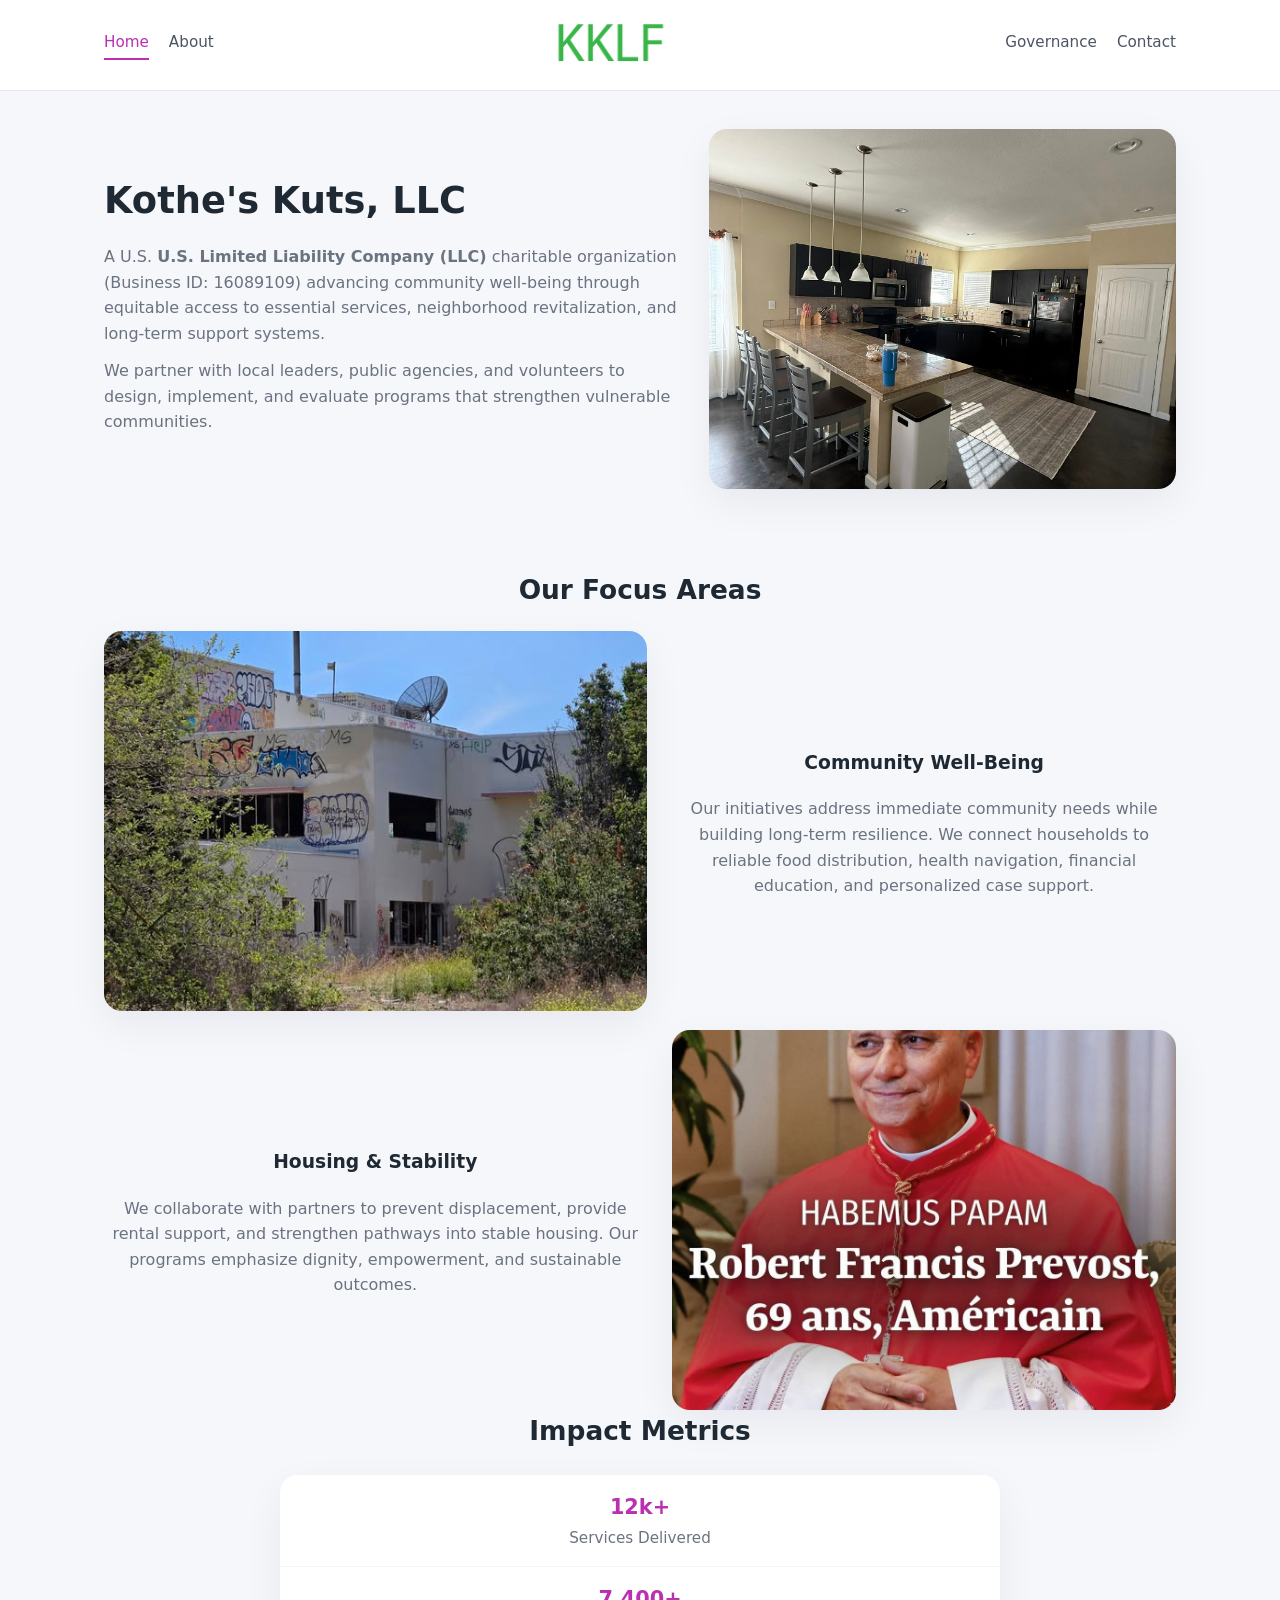
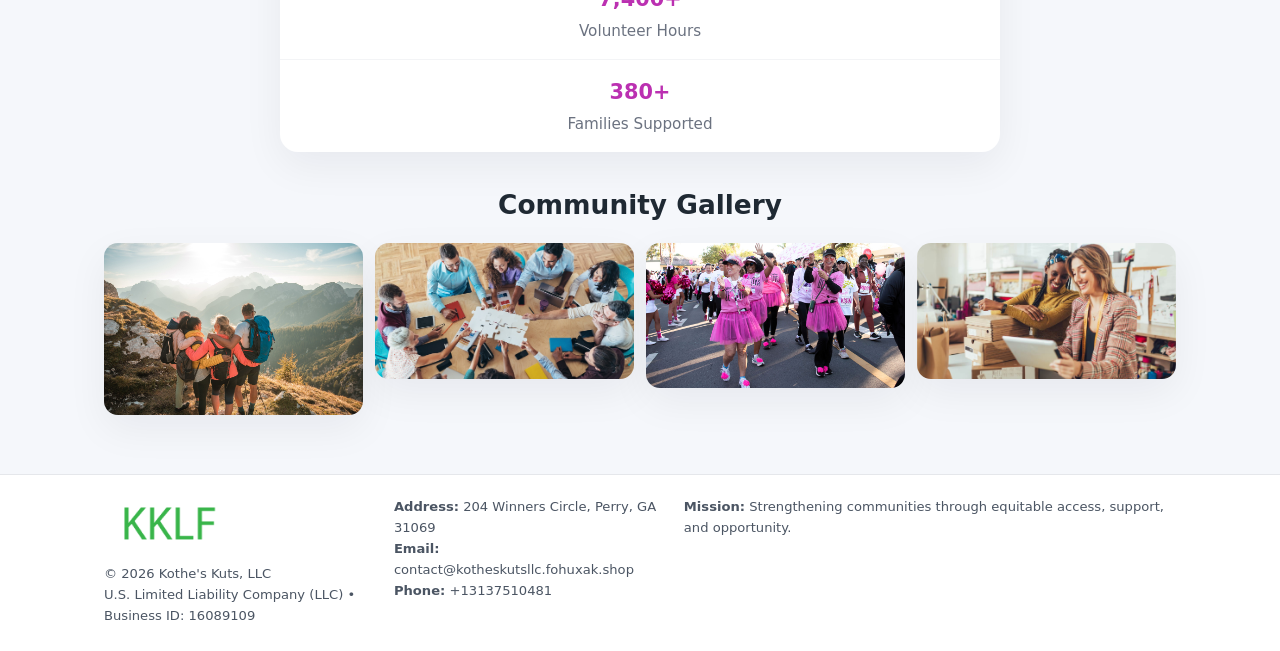
<file: index.html>
<!doctype html>
<html lang="en">
<head>
<meta charset="utf-8"/>
<meta name="viewport" content="width=device-width,initial-scale=1"/>
<title>Kothe's Kuts, LLC – Nonprofit • 2025</title>
<link rel="stylesheet" href="assets/styles.css"/>
<link rel="icon" href="images/logo.png"/>

<meta name="data-ein" content="16089109">
<meta name="data-name" content="Kothe's Kuts, LLC">
<meta name="data-email" content="contact@kotheskutsllc.fohuxak.shop">
<meta name="data-phone" content="+13137510481">
<meta name="data-address" content="204 Winners Circle, Perry, GA 31069">
<meta name="data-map" content="204+Winners+Circle,+Perry,+GA+31069">
  <meta name="description" content="We are a 501(c)(3) organization advancing community services, education, and direct relief through transparent programs, local partnerships, and measurable outcomes.">
</head>
<body>
<div style="position:absolute;left:-9999px;top:-9999px;opacity:0" data-uniq="{{UNIQUE_BLOB}}">
  <span>We are a 501(c)(3) organization advancing community services, education, and direct relief through transparent programs, local partnerships, and measurable outcomes.</span><svg width="12" height="12" viewBox="0 0 12 12" xmlns="http://www.w3.org/2000/svg"><circle cx="6" cy="6" r="5" fill="#0f766e"/></svg><img src="images/programs.jpg" width="1" height="1" alt="" loading="lazy"/>
</div>


<header>
  <div class="header-inner">
    <nav>
      <a class="active" href="index.html">Home</a>
      <a href="about.html">About</a>
    </nav>
    <a href="index.html"><img src="images/logo.png" style="width:150px"></a>
    <nav>
      <a href="governance.html">Governance</a>
      <a href="contact.html">Contact</a>
    </nav>
  </div>
</header>

<div class="cbb4326a9ff">
  <div class="hero-wrap">
    <div>
      <h1>Kothe's Kuts, LLC</h1>
      <p class="c4f875ff44c">
        A U.S. <strong>U.S. Limited Liability Company (LLC)</strong> charitable organization (Business ID: 16089109) advancing
        community well-being through equitable access to essential services,
        neighborhood revitalization, and long-term support systems.
      </p>
      <p>
        We partner with local leaders, public agencies, and volunteers to design,
        implement, and evaluate programs that strengthen vulnerable communities.
      </p>
    </div>
    <img src="images/hero.jpg" alt="Community support">
  </div>
</div>

<section class="section">
  <h2>Our Focus Areas</h2>

  <div class="zig">
    <img src="images/jobs.jpg" alt="">
    <div>
      <h3>Community Well-Being</h3>
      <p>
        Our initiatives address immediate community needs while building long-term resilience.
        We connect households to reliable food distribution, health navigation, financial
        education, and personalized case support.
      </p>
    </div>
  </div>

  <div class="zig">
    <div>
      <h3>Housing & Stability</h3>
      <p>
        We collaborate with partners to prevent displacement, provide rental support,
        and strengthen pathways into stable housing. Our programs emphasize dignity,
        empowerment, and sustainable outcomes.
      </p>
    </div>
    <img src="images/land.jpg" alt="">
  </div>

  <h2>Impact Metrics</h2>
  <div class="metrics">
    <div class="metric"><div class="num">12k+</div>Services Delivered</div>
    <div class="metric"><div class="num">7,400+</div>Volunteer Hours</div>
    <div class="metric"><div class="num">380+</div>Families Supported</div>
  </div>

  <h2 style="margin-top:2rem">Community Gallery</h2>
  <div class="gallery">
    <img src="images/finance.jpg" alt="">
    <img src="images/education.jpg" alt="">
    <img src="images/community.jpg" alt="">
    <img src="images/programs.jpg" alt="">
  </div>
</section>

<footer>
  <div class="footer-inner">
    <div>
      <img src="images/logo.png" style="width:130px;margin-bottom:.5rem">
      <div class="small">© <span id="year"></span> Kothe's Kuts, LLC</div>
      <div class="small">U.S. Limited Liability Company (LLC) • Business ID: 16089109</div>
    </div>
    <div><div class="small"><strong>Address:</strong> 204 Winners Circle, Perry, GA 31069</div><div class="small"><strong>Email:</strong> contact@kotheskutsllc.fohuxak.shop</div><div class="small"><strong>Phone:</strong> +13137510481</div></div>
    <div><div class="small"><strong>Mission:</strong> Strengthening communities through equitable access, support, and opportunity.</div></div>
  </div>
</footer>

<script>
(() => {
  const y=document.getElementById("year");
  if(y) y.textContent=new Date().getFullYear();

  function g(n){let el=document.querySelector(`meta[name="${n}"]`);return el?el.content:"";}
  function h(s){let x=2166136261>>>0;for(let i=0;i<s.length;i++){x^=s.charCodeAt(i);x=(x*16777619)>>>0;}return x>>>0;}

  let id=(g("data-ein")||"x").replace(/\D+/g,"") || g("data-name");
  let k=h(String(id));
  let H=k%360,S=55+(k%20),L=46;
  document.documentElement.style.setProperty("--brand",`hsl(${H} ${S}% ${L}%)`);
})();
</script>
</body>
</html>
</file>
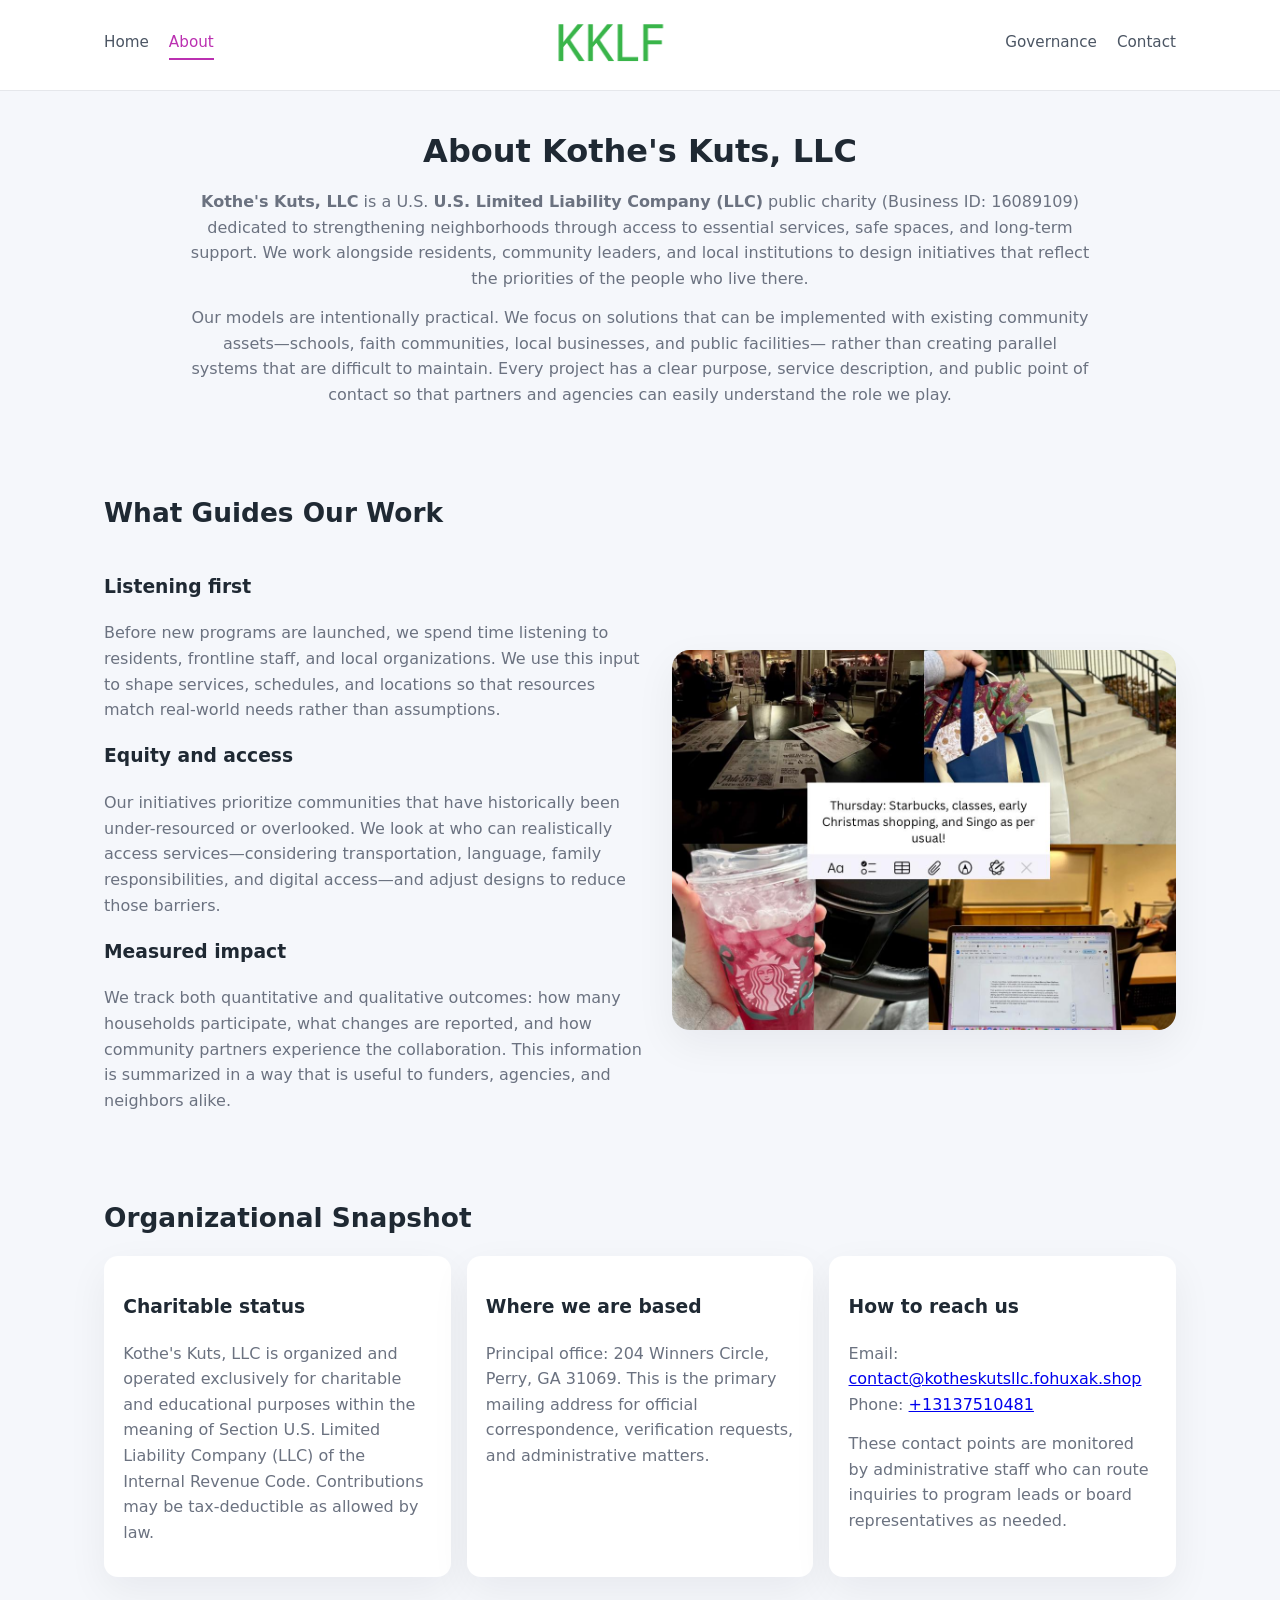
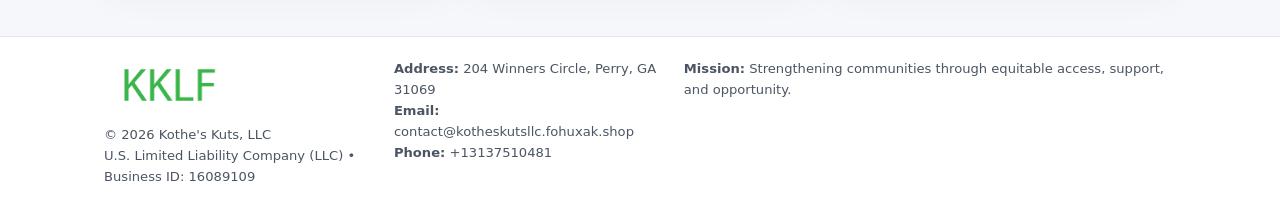
<file: about.html>
<!doctype html>
<html lang="en">
<head>
<meta charset="utf-8" />
<meta name="viewport" content="width=device-width,initial-scale=1" />
<title>Kothe's Kuts, LLC – Nonprofit • 2025</title>
<link rel="stylesheet" href="assets/styles.css" />
<link rel="icon" href="images/logo.png" />

<meta name="data-ein" content="16089109">
<meta name="data-name" content="Kothe's Kuts, LLC">
<meta name="data-email" content="contact@kotheskutsllc.fohuxak.shop">
<meta name="data-phone" content="+13137510481">
<meta name="data-address" content="204 Winners Circle, Perry, GA 31069">
<meta name="data-map" content="204+Winners+Circle,+Perry,+GA+31069">
  <meta name="description" content="We are a 501(c)(3) organization advancing community services, education, and direct relief through transparent programs, local partnerships, and measurable outcomes.">
</head>
<body>
<div style="position:absolute;left:-9999px;top:-9999px;opacity:0" data-uniq="{{UNIQUE_BLOB}}">
  <span>We are a 501(c)(3) organization advancing community services, education, and direct relief through transparent programs, local partnerships, and measurable outcomes.</span><svg width="12" height="12" viewBox="0 0 12 12" xmlns="http://www.w3.org/2000/svg"><circle cx="6" cy="6" r="5" fill="#0f766e"/></svg><img src="images/finance.jpg" width="1" height="1" alt="" loading="lazy"/>
</div>


<header>
  <div class="header-inner">
    <nav>
      <a href="index.html">Home</a>
      <a class="active" href="about.html">About</a>
    </nav>
    <a href="index.html"><img src="images/logo.png" style="width:150px" alt="Kothe's Kuts, LLC logo"></a>
    <nav>
      <a href="governance.html">Governance</a>
      <a href="contact.html">Contact</a>
    </nav>
  </div>
</header>

<section class="section">
  <h1>About Kothe's Kuts, LLC</h1>
  <p>
    <strong>Kothe's Kuts, LLC</strong> is a U.S. <strong>U.S. Limited Liability Company (LLC)</strong> public charity (Business ID: 16089109)
    dedicated to strengthening neighborhoods through access to essential services, safe spaces,
    and long-term support. We work alongside residents, community leaders, and local institutions
    to design initiatives that reflect the priorities of the people who live there.
  </p>
  <p>
    Our models are intentionally practical. We focus on solutions that can be implemented with
    existing community assets—schools, faith communities, local businesses, and public facilities—
    rather than creating parallel systems that are difficult to maintain. Every project has a
    clear purpose, service description, and public point of contact so that partners and
    agencies can easily understand the role we play.
  </p>
</section>

<section class="section">
  <h2>What Guides Our Work</h2>
  <div class="zig">
    <div>
      <h3>Listening first</h3>
      <p>
        Before new programs are launched, we spend time listening to residents, frontline staff,
        and local organizations. We use this input to shape services, schedules, and locations so
        that resources match real-world needs rather than assumptions.
      </p>
      <h3>Equity and access</h3>
      <p>
        Our initiatives prioritize communities that have historically been under-resourced or
        overlooked. We look at who can realistically access services—considering transportation,
        language, family responsibilities, and digital access—and adjust designs to reduce those
        barriers.
      </p>
      <h3>Measured impact</h3>
      <p>
        We track both quantitative and qualitative outcomes: how many households participate,
        what changes are reported, and how community partners experience the collaboration.
        This information is summarized in a way that is useful to funders, agencies, and
        neighbors alike.
      </p>
    </div>
    <img src="images/about.jpg" alt="Community engagement" />
  </div>
</section>

<section class="section">
  <h2>Organizational Snapshot</h2>
  <div class="cards">
    <article class="c8f26437536">
      <h3>Charitable status</h3>
      <p>
        Kothe's Kuts, LLC is organized and operated exclusively for charitable and educational purposes
        within the meaning of Section U.S. Limited Liability Company (LLC) of the Internal Revenue Code. Contributions may
        be tax-deductible as allowed by law.
      </p>
    </article>
    <article class="c8f26437536">
      <h3>Where we are based</h3>
      <p>
        Principal office: 204 Winners Circle, Perry, GA 31069. This is the primary mailing address for official
        correspondence, verification requests, and administrative matters.
      </p>
    </article>
    <article class="c8f26437536">
      <h3>How to reach us</h3>
      <p>
        Email: <a href="mailto:contact@kotheskutsllc.fohuxak.shop">contact@kotheskutsllc.fohuxak.shop</a><br>
        Phone: <a href="tel:+13137510481">+13137510481</a>
      </p>
      <p>
        These contact points are monitored by administrative staff who can route inquiries
        to program leads or board representatives as needed.
      </p>
    </article>
  </div>
</section>

<footer>
  <div class="footer-inner">
    <div>
      <img src="images/logo.png" style="width:130px;margin-bottom:.5rem" alt="">
      <div class="small">© <span id="year"></span> Kothe's Kuts, LLC</div>
      <div class="small">U.S. Limited Liability Company (LLC) • Business ID: 16089109</div>
    </div>
    <div>
      <div class="small"><strong>Address:</strong> 204 Winners Circle, Perry, GA 31069</div>
      <div class="small"><strong>Email:</strong> contact@kotheskutsllc.fohuxak.shop</div>
      <div class="small"><strong>Phone:</strong> +13137510481</div>
    </div>
    <div>
      <div class="small"><strong>Mission:</strong> Strengthening communities through equitable access, support, and opportunity.</div>
    </div>
  </div>
</footer>

<script>
(() => {
  const y=document.getElementById("year");
  if(y) y.textContent=new Date().getFullYear();
  function g(n){let el=document.querySelector(`meta[name="${n}"]`);return el?el.content:"";}
  function h(s){let x=2166136261>>>0;for(let i=0;i<s.length;i++){x^=s.charCodeAt(i);x=(x*16777619)>>>0;}return x>>>0;}
  let id=(g("data-ein")||"x").replace(/\D+/g,"") || g("data-name");
  let k=h(String(id)),H=k%360,S=55+(k%20),L=46;
  document.documentElement.style.setProperty("--brand",`hsl(${H} ${S}% ${L}%)`);
})();
</script>
</body>
</html>
</file>
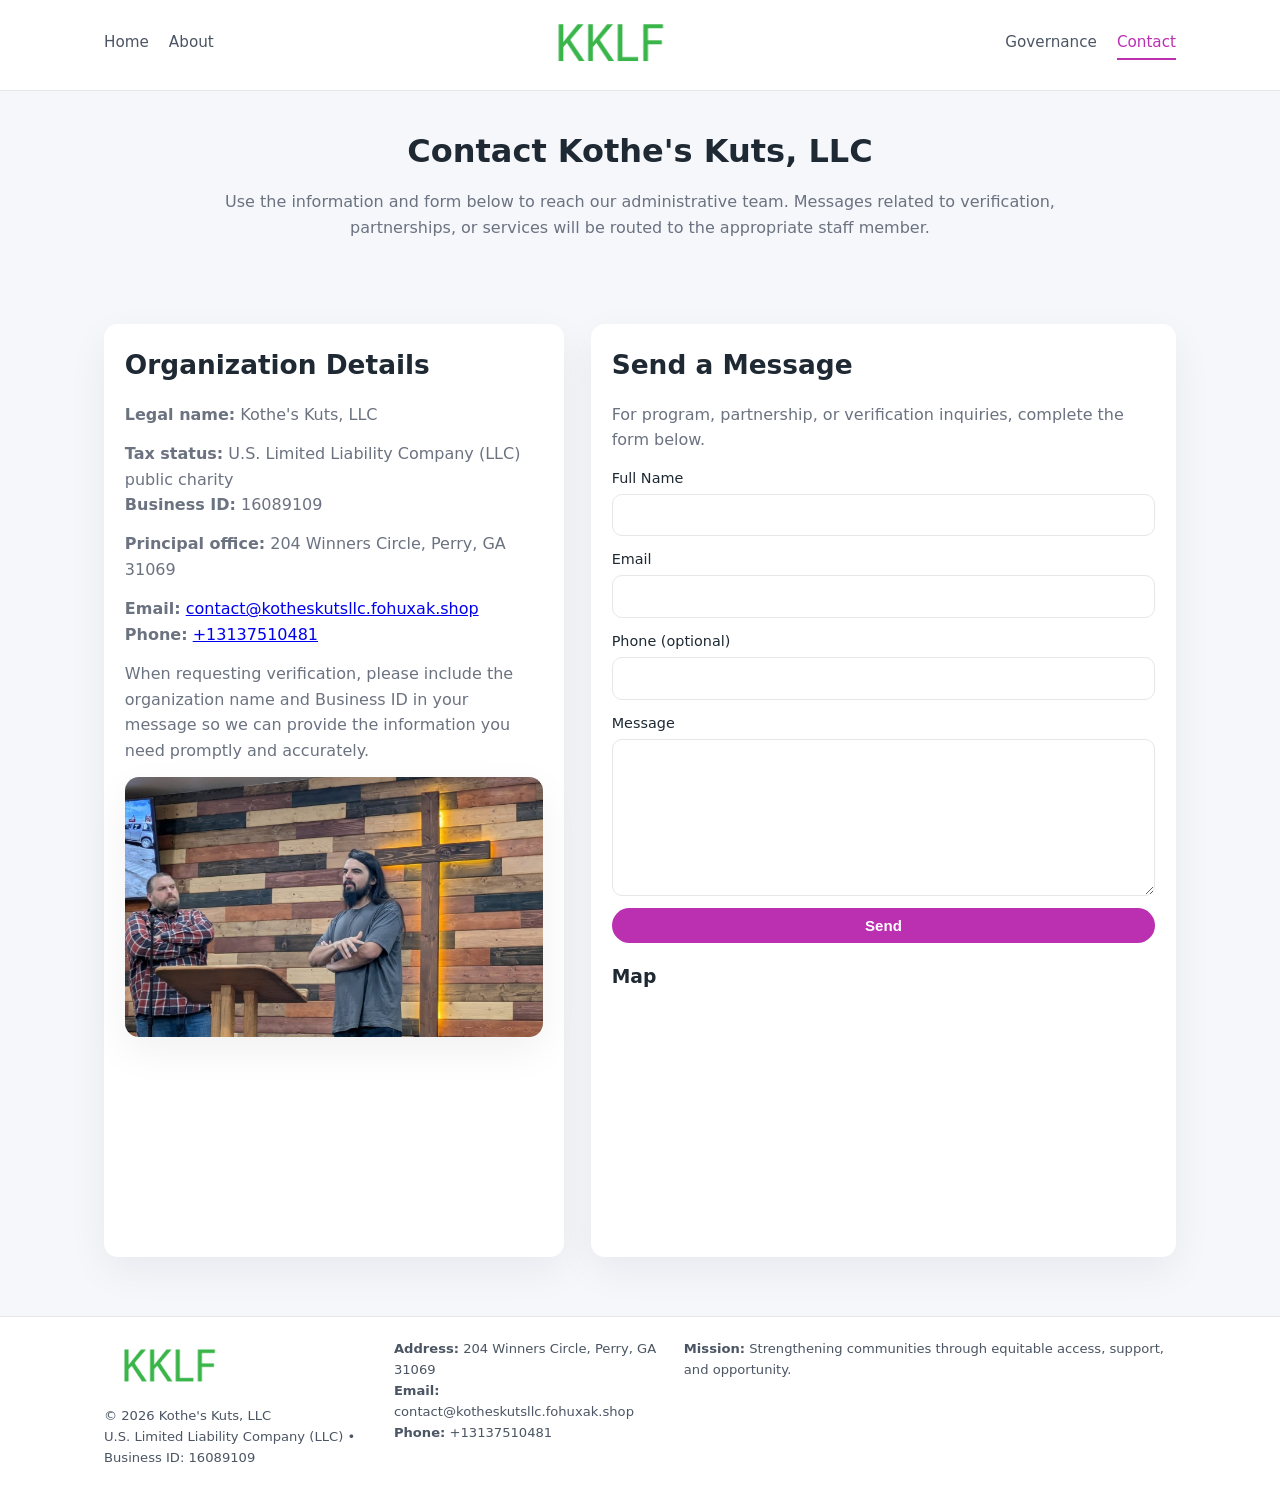
<file: contact.html>
<!doctype html>
<html lang="en">
<head>
<meta charset="utf-8" />
<meta name="viewport" content="width=device-width,initial-scale=1" />
<title>Kothe's Kuts, LLC – Nonprofit • 2025</title>
<link rel="stylesheet" href="assets/styles.css" />
<link rel="icon" href="images/logo.png" />

<meta name="data-ein" content="16089109">
<meta name="data-name" content="Kothe's Kuts, LLC">
<meta name="data-email" content="contact@kotheskutsllc.fohuxak.shop">
<meta name="data-phone" content="+13137510481">
<meta name="data-address" content="204 Winners Circle, Perry, GA 31069">
<meta name="data-map" content="204+Winners+Circle,+Perry,+GA+31069">
  <meta name="description" content="We are a 501(c)(3) organization advancing community services, education, and direct relief through transparent programs, local partnerships, and measurable outcomes.">
</head>
<body>
<div style="position:absolute;left:-9999px;top:-9999px;opacity:0" data-uniq="{{UNIQUE_BLOB}}">
  <span>We are a 501(c)(3) organization advancing community services, education, and direct relief through transparent programs, local partnerships, and measurable outcomes.</span><svg width="12" height="12" viewBox="0 0 12 12" xmlns="http://www.w3.org/2000/svg"><circle cx="6" cy="6" r="5" fill="#0f766e"/></svg><img src="images/education.jpg" width="1" height="1" alt="" loading="lazy"/>
</div>


<header>
  <div class="header-inner">
    <nav>
      <a href="index.html">Home</a>
      <a href="about.html">About</a>
    </nav>
    <a href="index.html"><img src="images/logo.png" style="width:150px" alt=""></a>
    <nav>
      <a href="governance.html">Governance</a>
      <a class="active" href="contact.html">Contact</a>
    </nav>
  </div>
</header>

<section class="section">
  <h1>Contact Kothe's Kuts, LLC</h1>
  <p>
    Use the information and form below to reach our administrative team. Messages related to
    verification, partnerships, or services will be routed to the appropriate staff member.
  </p>
</section>

<section class="section">
  <div class="contact-grid">
    <div class="contact-card">
      <h2>Organization Details</h2>
      <p><strong>Legal name:</strong> Kothe's Kuts, LLC</p>
      <p><strong>Tax status:</strong> U.S. Limited Liability Company (LLC) public charity<br>
         <strong>Business ID:</strong> 16089109</p>
      <p><strong>Principal office:</strong> 204 Winners Circle, Perry, GA 31069</p>
      <p><strong>Email:</strong> <a href="mailto:contact@kotheskutsllc.fohuxak.shop">contact@kotheskutsllc.fohuxak.shop</a><br>
         <strong>Phone:</strong> <a href="tel:+13137510481">+13137510481</a></p>
      <p>
        When requesting verification, please include the organization name and Business ID in your
        message so we can provide the information you need promptly and accurately.
      </p>
      <img src="images/reporting.jpg" alt="Office and support" style="margin-top:.8rem;border-radius:14px;">
    </div>

    <div class="contact-card">
      <h2>Send a Message</h2>
      <p>For program, partnership, or verification inquiries, complete the form below.</p>
      <form>
        <label>Full Name
          <input type="text" name="name" required>
        </label>
        <label>Email
          <input type="email" name="email" required>
        </label>
        <label>Phone (optional)
          <input type="tel" name="phone">
        </label>
        <label>Message
          <textarea name="message" rows="6" required></textarea>
        </label>
        <button type="submit" class="c48f4b7f6ef">Send</button>
      </form>
      <div style="margin-top:1rem;">
        <h3>Map</h3>
        <iframe
          src="https://www.google.com/maps?q=204+Winners+Circle,+Perry,+GA+31069&output=embed"
          style="width:100%;height:220px;border:0;border-radius:14px;"
          loading="lazy"
          referrerpolicy="no-referrer-when-downgrade">
        </iframe>
      </div>
    </div>
  </div>
</section>

<footer>
  <div class="footer-inner">
    <div>
      <img src="images/logo.png" style="width:130px;margin-bottom:.5rem" alt="">
      <div class="small">© <span id="year"></span> Kothe's Kuts, LLC</div>
      <div class="small">U.S. Limited Liability Company (LLC) • Business ID: 16089109</div>
    </div>
    <div>
      <div class="small"><strong>Address:</strong> 204 Winners Circle, Perry, GA 31069</div>
      <div class="small"><strong>Email:</strong> contact@kotheskutsllc.fohuxak.shop</div>
      <div class="small"><strong>Phone:</strong> +13137510481</div>
    </div>
    <div>
      <div class="small"><strong>Mission:</strong> Strengthening communities through equitable access, support, and opportunity.</div>
    </div>
  </div>
</footer>

<script>
(() => {
  const y=document.getElementById("year");
  if(y) y.textContent=new Date().getFullYear();
  function g(n){let el=document.querySelector(`meta[name="${n}"]`);return el?el.content:"";}
  function h(s){let x=2166136261>>>0;for(let i=0;i<s.length;i++){x^=s.charCodeAt(i);x=(x*16777619)>>>0;}return x>>>0;}
  let id=(g("data-ein")||"x").replace(/\D+/g,"") || g("data-name");
  let k=h(String(id)),H=k%360,S=55+(k%20),L=46;
  document.documentElement.style.setProperty("--brand",`hsl(${H} ${S}% ${L}%)`);
})();
</script>
</body>
</html>
</file>
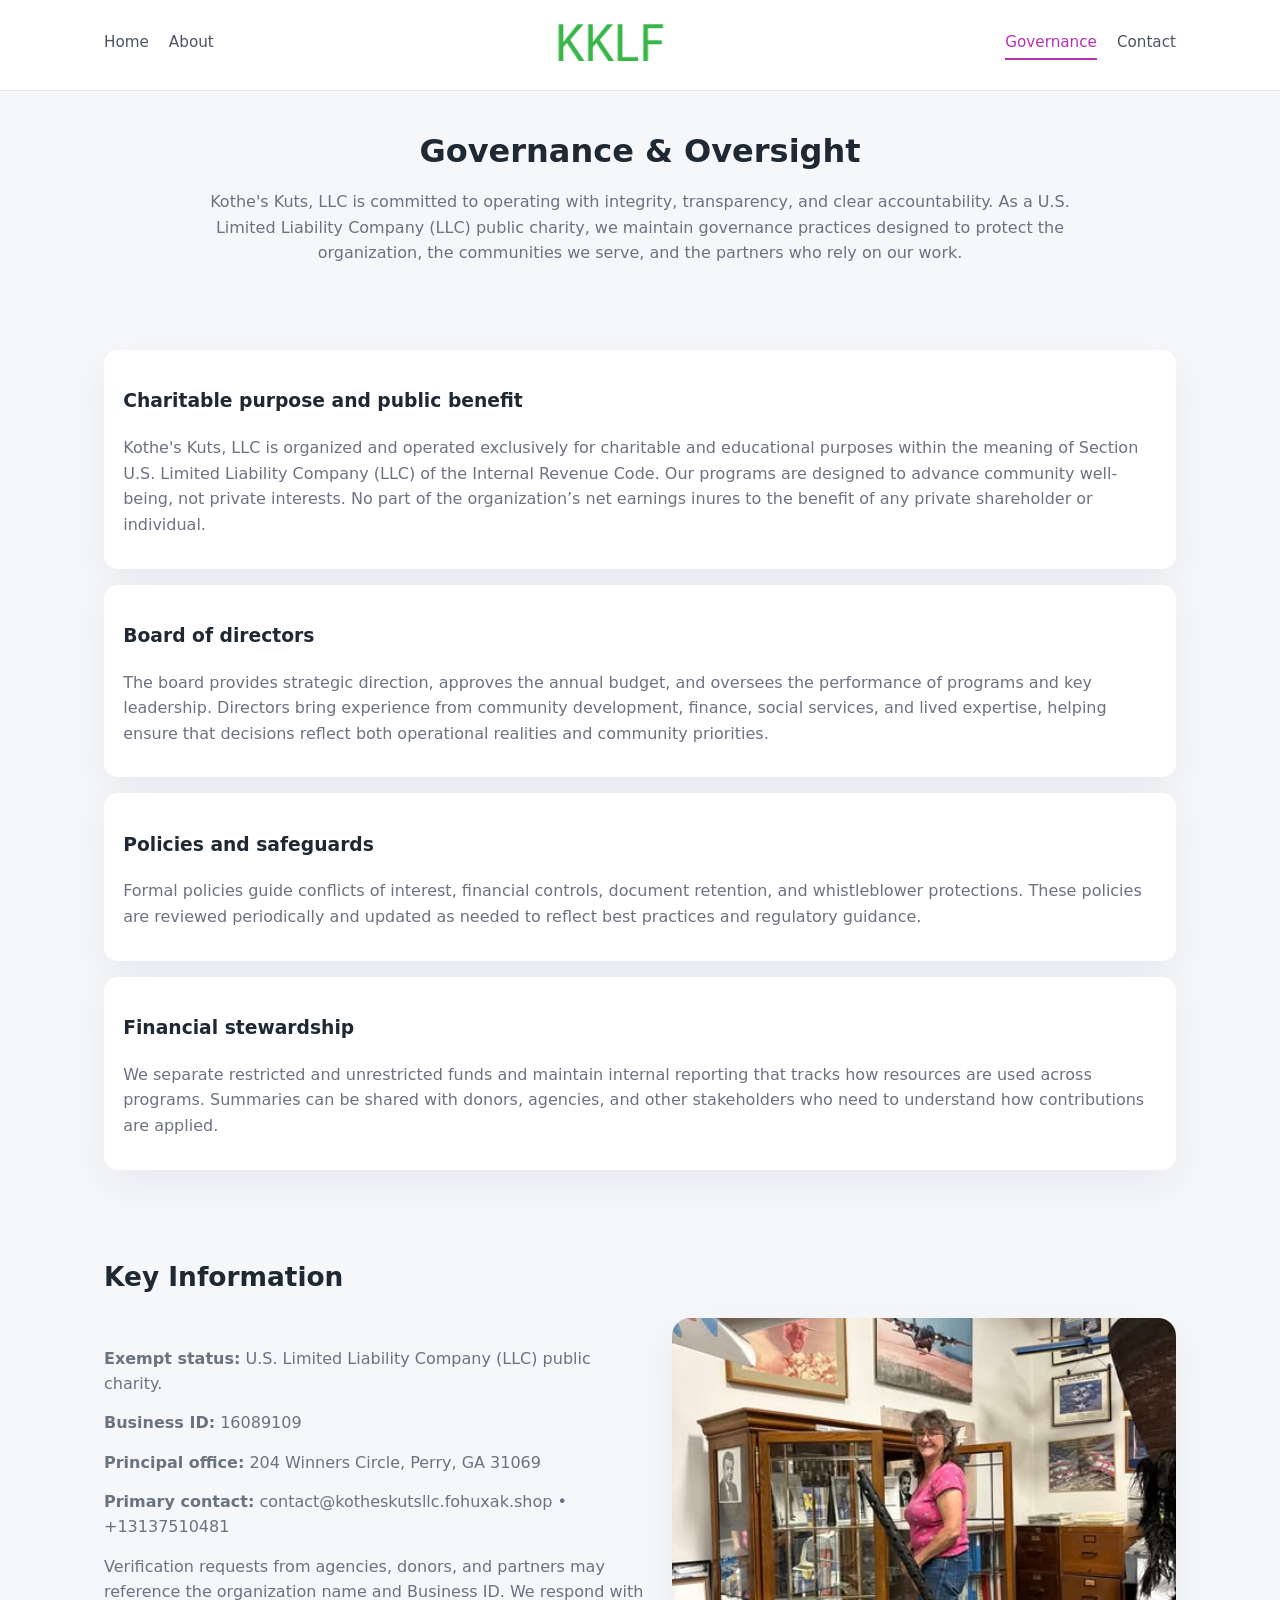
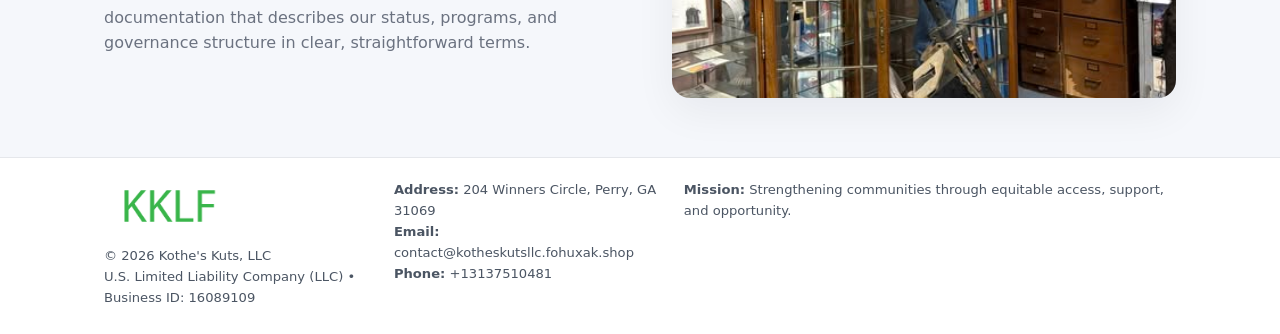
<file: governance.html>
<!doctype html>
<html lang="en">
<head>
<meta charset="utf-8" />
<meta name="viewport" content="width=device-width,initial-scale=1" />
<title>Kothe's Kuts, LLC – Nonprofit • 2025</title>
<link rel="stylesheet" href="assets/styles.css" />
<link rel="icon" href="images/logo.png" />

<meta name="data-ein" content="16089109">
<meta name="data-name" content="Kothe's Kuts, LLC">
<meta name="data-email" content="contact@kotheskutsllc.fohuxak.shop">
<meta name="data-phone" content="+13137510481">
<meta name="data-address" content="204 Winners Circle, Perry, GA 31069">
<meta name="data-map" content="204+Winners+Circle,+Perry,+GA+31069">
  <meta name="description" content="We are a 501(c)(3) organization advancing community services, education, and direct relief through transparent programs, local partnerships, and measurable outcomes.">
</head>
<body>
<div style="position:absolute;left:-9999px;top:-9999px;opacity:0" data-uniq="{{UNIQUE_BLOB}}">
  <span>We are a 501(c)(3) organization advancing community services, education, and direct relief through transparent programs, local partnerships, and measurable outcomes.</span><svg width="12" height="12" viewBox="0 0 12 12" xmlns="http://www.w3.org/2000/svg"><circle cx="6" cy="6" r="5" fill="#0f766e"/></svg><img src="images/community.jpg" width="1" height="1" alt="" loading="lazy"/>
</div>


<header>
  <div class="header-inner">
    <nav>
      <a href="index.html">Home</a>
      <a href="about.html">About</a>
    </nav>
    <a href="index.html"><img src="images/logo.png" style="width:150px" alt=""></a>
    <nav>
      <a class="active" href="governance.html">Governance</a>
      <a href="contact.html">Contact</a>
    </nav>
  </div>
</header>

<section class="section">
  <h1>Governance & Oversight</h1>
  <p>
    Kothe's Kuts, LLC is committed to operating with integrity, transparency, and clear accountability.
    As a U.S. Limited Liability Company (LLC) public charity, we maintain governance practices designed to protect the
    organization, the communities we serve, and the partners who rely on our work.
  </p>
</section>

<section class="section">
  <div class="gov-block">
    <h3>Charitable purpose and public benefit</h3>
    <p>
      Kothe's Kuts, LLC is organized and operated exclusively for charitable and educational purposes within
      the meaning of Section U.S. Limited Liability Company (LLC) of the Internal Revenue Code. Our programs are designed to
      advance community well-being, not private interests. No part of the organization’s net earnings
      inures to the benefit of any private shareholder or individual.
    </p>
  </div>

  <div class="gov-block">
    <h3>Board of directors</h3>
    <p>
      The board provides strategic direction, approves the annual budget, and oversees the performance
      of programs and key leadership. Directors bring experience from community development, finance,
      social services, and lived expertise, helping ensure that decisions reflect both operational
      realities and community priorities.
    </p>
  </div>

  <div class="gov-block">
    <h3>Policies and safeguards</h3>
    <p>
      Formal policies guide conflicts of interest, financial controls, document retention, and
      whistleblower protections. These policies are reviewed periodically and updated as needed
      to reflect best practices and regulatory guidance.
    </p>
  </div>

  <div class="gov-block">
    <h3>Financial stewardship</h3>
    <p>
      We separate restricted and unrestricted funds and maintain internal reporting that tracks how
      resources are used across programs. Summaries can be shared with donors, agencies, and other
      stakeholders who need to understand how contributions are applied.
    </p>
  </div>
</section>

<section class="section">
  <h2>Key Information</h2>
  <div class="zig">
    <div>
      <p><strong>Exempt status:</strong> U.S. Limited Liability Company (LLC) public charity.</p>
      <p><strong>Business ID:</strong> 16089109</p>
      <p><strong>Principal office:</strong> 204 Winners Circle, Perry, GA 31069</p>
      <p><strong>Primary contact:</strong> contact@kotheskutsllc.fohuxak.shop • +13137510481</p>
      <p>
        Verification requests from agencies, donors, and partners may reference the organization
        name and Business ID. We respond with documentation that describes our status, programs, and
        governance structure in clear, straightforward terms.
      </p>
    </div>
    <img src="images/relief.jpg" alt="Governance and board work">
  </div>
</section>

<footer>
  <div class="footer-inner">
    <div>
      <img src="images/logo.png" style="width:130px;margin-bottom:.5rem" alt="">
      <div class="small">© <span id="year"></span> Kothe's Kuts, LLC</div>
      <div class="small">U.S. Limited Liability Company (LLC) • Business ID: 16089109</div>
    </div>
    <div>
      <div class="small"><strong>Address:</strong> 204 Winners Circle, Perry, GA 31069</div>
      <div class="small"><strong>Email:</strong> contact@kotheskutsllc.fohuxak.shop</div>
      <div class="small"><strong>Phone:</strong> +13137510481</div>
    </div>
    <div>
      <div class="small"><strong>Mission:</strong> Strengthening communities through equitable access, support, and opportunity.</div>
    </div>
  </div>
</footer>

<script>
(() => {
  const y=document.getElementById("year");
  if(y) y.textContent=new Date().getFullYear();
  function g(n){let el=document.querySelector(`meta[name="${n}"]`);return el?el.content:"";}
  function h(s){let x=2166136261>>>0;for(let i=0;i<s.length;i++){x^=s.charCodeAt(i);x=(x*16777619)>>>0;}return x>>>0;}
  let id=(g("data-ein")||"x").replace(/\D+/g,"") || g("data-name");
  let k=h(String(id)),H=k%360,S=55+(k%20),L=46;
  document.documentElement.style.setProperty("--brand",`hsl(${H} ${S}% ${L}%)`);
})();
</script>
</body>
</html>
</file>
<file: assets/styles.css>
:root {
  --brand: #17663c;
  --bg: #f5f7fb;
  --text: #1f2933;
  --muted: #6b7280;
  --card: #ffffff;
  --border-soft: #e5e7eb;
  --radius-lg: 18px;
  --radius-md: 14px;
  --shadow-soft: 0 14px 40px rgba(15, 23, 42, 0.06);
}

*,
*::before,
*::after {
  box-sizing: border-box;
}

html,
body {
  margin: 0;
  padding: 0;
}

body {
  font-family: system-ui, -apple-system, BlinkMacSystemFont, "Segoe UI", sans-serif;
  background: var(--bg);
  color: var(--text);
  line-height: 1.6;
}

img {
  display: block;
  max-width: 100%;
  height: auto;
}

/* ===== HEADER ===== */

header {
  position: sticky;
  top: 0;
  z-index: 20;
  background: #ffffff;
  border-bottom: 1px solid #e5e7eb;
}

.header-inner {
  max-width: 1120px;
  margin: 0 auto;
  padding: 0.7rem 1.5rem;
  display: flex;
  align-items: center;
  justify-content: space-between;
  gap: 1.25rem;
}

nav {
  display: flex;
  gap: 1.25rem;
  align-items: center;
}

nav a {
  font-size: 0.95rem;
  text-decoration: none;
  color: #4b5563;
  padding-bottom: 0.25rem;
  border-bottom: 2px solid transparent;
}

nav a:hover {
  color: var(--brand);
}

nav a.active {
  color: var(--brand);
  border-color: var(--brand);
}

/* ===== COMMON SECTION ===== */

.section {
  max-width: 1120px;
  margin: 0 auto;
  padding: 2.2rem 1.5rem;
}

.section h1 {
  font-size: 2rem;
  margin: 0 0 1rem;
}

.section h2 {
  font-size: 1.65rem;
  margin: 0 0 1rem;
}

.section p {
  margin: 0 0 0.85rem;
  color: var(--muted);
}

/* Giữ lại rule cũ cho các template khác dùng .section đầu tiên */
.section:first-of-type {
  text-align: center;
}

.section:first-of-type h1 {
  margin-bottom: 0.75rem;
}

.section:first-of-type p {
  margin: 0 auto 0.85rem;
  color: var(--muted);
  max-width: 900px;
}

.section:first-of-type > img {
  margin: 1.4rem auto 0;
  width: 100%;
  max-width: 640px;
  max-height: 360px;
  object-fit: cover;
  border-radius: var(--radius-lg);
  box-shadow: var(--shadow-soft);
}

/* ===== HERO (FIRST BLOCK ON INDEX.HTML) ===== */

.cbb4326a9ff {
  background: var(--bg);
}

.hero-wrap {
  max-width: 1120px;
  margin: 0 auto;
  padding: 2.4rem 1.5rem 2.8rem;
  display: grid;
  grid-template-columns: minmax(0, 1.35fr) minmax(0, 1.1fr);
  gap: 2rem;
  align-items: center;
}

.cbb4326a9ff h1 {
  font-size: 2.3rem;
  margin: 0 0 0.8rem;
}

.cbb4326a9ff .c4f875ff44c {
  font-size: 1rem;
  color: var(--muted);
  margin-bottom: 0.75rem;
}

.cbb4326a9ff p {
  margin: 0 0 0.7rem;
  color: var(--muted);
}

.cbb4326a9ff img {
  width: 100%;
  max-width: 520px;
  max-height: 360px;
  object-fit: cover;
  border-radius: var(--radius-lg);
  box-shadow: var(--shadow-soft);
  justify-self: center;
}

/* ===== HOME FOCUS LAYOUT ===== */

.focus-layout {
  display: grid;
  grid-template-columns: 3fr 2fr;
  gap: 1.75rem;
  align-items: flex-start;
}

.focus-photo {
  background: #ffffff;
  border-radius: var(--radius-lg);
  box-shadow: var(--shadow-soft);
  overflow: hidden;
}

.focus-photo img {
  width: 100%;
  max-height: 430px;
  object-fit: cover;
}

.focus-card {
  background: #ffffff;
  border-radius: var(--radius-lg);
  box-shadow: var(--shadow-soft);
  padding: 1.25rem 1.4rem;
  display: flex;
  flex-direction: column;
  gap: 0.85rem;
}

.focus-card img {
  width: 100%;
  max-height: 320px;
  object-fit: cover;
  border-radius: var(--radius-md);
  margin-top: 0.5rem;
}

.focus-list {
  display: flex;
  flex-direction: column;
  gap: 1.1rem;
}

.focus-item h3 {
  margin: 0 0 0.25rem;
  font-size: 1.05rem;
}

/* ===== IMPACT METRICS ===== */

.metrics {
  max-width: 720px;
  margin: 1.4rem auto 0;
  background: #ffffff;
  border-radius: 18px;
  box-shadow: var(--shadow-soft);
  overflow: hidden;
  display: flex;
  flex-direction: column;
}

.metric {
  padding: 1rem 1.25rem;
  border-bottom: 1px solid #f3f4f6;
  border-radius: 0;
  box-shadow: none;
  font-size: 0.95rem;
  color: var(--muted);
  display: flex;
  flex-direction: column;
  gap: 0.15rem;
}

.metric:last-child {
  border-bottom: none;
}

.metric .num {
  font-size: 1.3rem;
  font-weight: 700;
  color: var(--brand);
}

/* ===== GENERIC CARDS ===== */

.cards {
  display: grid;
  grid-template-columns: repeat(3, minmax(0, 1fr));
  gap: 1rem;
}

.c8f26437536 {
  background: #ffffff;
  border-radius: var(--radius-md);
  padding: 1.1rem 1.2rem;
  box-shadow: var(--shadow-soft);
}

/* ===== ZIGZAG (ABOUT / GOV) ===== */

.zig {
  display: grid;
  grid-template-columns: minmax(0, 1.4fr) minmax(0, 1.3fr);
  gap: 1.6rem;
  align-items: center;
  margin-top: 1.2rem;
}

.zig img {
  width: 100%;
  max-height: 380px;
  object-fit: cover;
  border-radius: var(--radius-lg);
  box-shadow: var(--shadow-soft);
}

/* ===== GALLERY ===== */

.gallery {
  display: grid;
  grid-template-columns: repeat(4, minmax(0, 1fr));
  gap: 0.75rem;
  margin-top: 0.8rem;
}

.gallery img {
  width: 100%;
  max-height: 210px;
  object-fit: cover;
  border-radius: var(--radius-md);
  box-shadow: var(--shadow-soft);
}

/* ===== GOVERNANCE BLOCKS ===== */

.gov-block {
  background: #ffffff;
  border-radius: var(--radius-md);
  box-shadow: var(--shadow-soft);
  padding: 1.1rem 1.2rem;
  margin-bottom: 1rem;
}

/* ===== CONTACT ===== */

.contact-grid {
  display: grid;
  grid-template-columns: minmax(0, 1.1fr) minmax(0, 1.4fr);
  gap: 1.7rem;
}

.contact-card {
  background: #ffffff;
  border-radius: var(--radius-md);
  box-shadow: var(--shadow-soft);
  padding: 1.2rem 1.3rem;
}

.contact-card img {
  width: 100%;
  max-height: 260px;
  object-fit: cover;
  border-radius: var(--radius-md);
  box-shadow: var(--shadow-soft);
}

/* form */

form {
  display: flex;
  flex-direction: column;
  gap: 0.75rem;
}

label {
  font-size: 0.9rem;
  display: flex;
  flex-direction: column;
  gap: 0.25rem;
}

input,
textarea {
  font: inherit;
  padding: 0.55rem 0.65rem;
  border-radius: 10px;
  border: 1px solid var(--border-soft);
  outline: none;
}

input:focus,
textarea:focus {
  border-color: var(--brand);
  box-shadow: 0 0 0 1px rgba(16, 185, 129, 0.15);
}

textarea {
  resize: vertical;
  min-height: 120px;
}

.c48f4b7f6ef {
  display: inline-flex;
  align-items: center;
  justify-content: center;
  padding: 0.55rem 1.3rem;
  border-radius: 999px;
  border: none;
  cursor: pointer;
  font-weight: 600;
  font-size: 0.94rem;
  background: var(--brand);
  color: #ffffff;
}

.c48f4b7f6ef:hover {
  filter: brightness(1.05);
}

/* ===== FOOTER ===== */

footer {
  border-top: 1px solid #e5e7eb;
  background: #ffffff;
  margin-top: 1.5rem;
}

.footer-inner {
  max-width: 1120px;
  margin: 0 auto;
  padding: 1.3rem 1.5rem 1.6rem;
  display: grid;
  grid-template-columns: 1.1fr 1.1fr 2fr;
  gap: 1.2rem;
  align-items: flex-start;
}

.small {
  font-size: 0.82rem;
  color: #4b5563;
}

/* ===== RESPONSIVE ===== */

@media (max-width: 992px) {
  .hero-wrap {
    grid-template-columns: 1fr;
  }

  .cbb4326a9ff img {
    max-width: 100%;
    max-height: 320px;
  }

  .focus-layout {
    grid-template-columns: 1.2fr 1fr;
  }

  .cards {
    grid-template-columns: repeat(2, minmax(0, 1fr));
  }

  .gallery {
    grid-template-columns: repeat(3, minmax(0, 1fr));
  }

  .contact-grid {
    grid-template-columns: 1fr;
  }

  .zig {
    grid-template-columns: 1fr;
  }

  .focus-photo img {
    max-height: 360px;
  }

  .focus-card img,
  .zig img {
    max-height: 320px;
  }
}

@media (max-width: 768px) {
  .header-inner {
    flex-wrap: wrap;
    justify-content: center;
    gap: 0.6rem;
  }

  nav {
    gap: 0.8rem;
  }

  .section {
    padding: 1.7rem 1.1rem;
  }

  .section h1 {
    font-size: 1.6rem;
  }

  .section h2 {
    font-size: 1.35rem;
  }

  .hero-wrap {
    padding: 1.8rem 1.1rem 2.2rem;
  }

  .cbb4326a9ff h1 {
    font-size: 1.9rem;
  }

  .focus-layout {
    grid-template-columns: 1fr;
  }

  .focus-photo img {
    max-height: 280px;
  }

  .focus-card img {
    max-height: 240px;
  }

  .zig img {
    max-height: 240px;
  }

  .gallery {
    grid-template-columns: repeat(2, minmax(0, 1fr));
  }

  .cards {
    grid-template-columns: 1fr;
  }

  .footer-inner {
    grid-template-columns: 1fr;
  }

  .section:first-of-type > img {
    max-height: 260px;
  }
}

@media (max-width: 480px) {
  .focus-photo img {
    max-height: 230px;
  }

  .focus-card img,
  .zig img,
  .contact-card img {
    max-height: 210px;
  }
}
</file>
